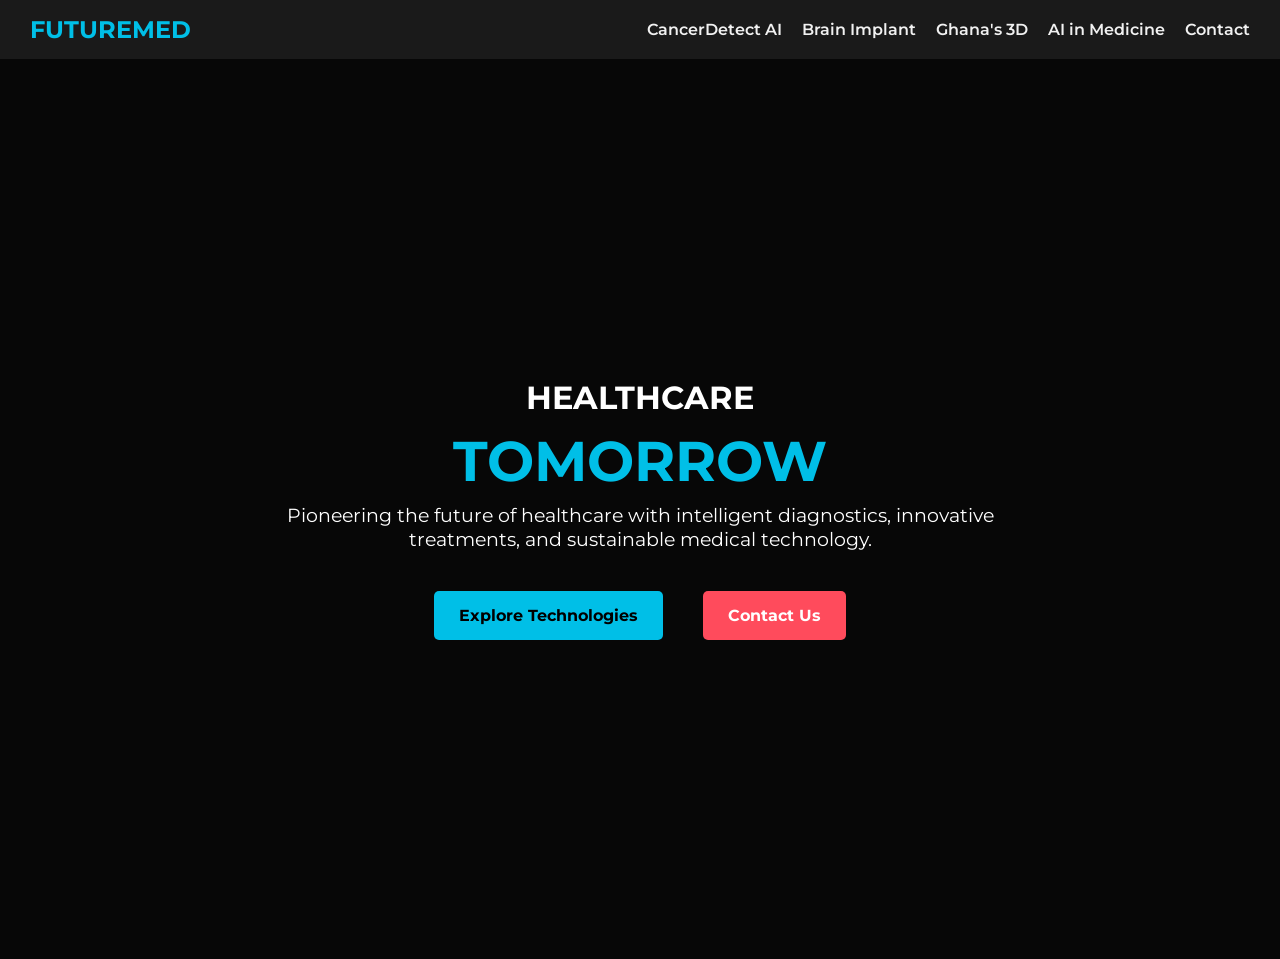
<file: index.html>
<!DOCTYPE html>
<html lang="en">
<head>
  <meta charset="UTF-8">
  <meta name="viewport" content="width=device-width, initial-scale=1.0">
  <title>FutureMed | Advanced Medical Solutions</title>
  <link rel="stylesheet" href="styles.css">
  <link href="https://fonts.googleapis.com/css2?family=Montserrat:wght@400;700&display=swap" rel="stylesheet">
  <style> </style>
</head>
<body>

  <nav>
    <div class="logo">FUTUREMED</div>
    <ul>
      <li><a href="cancerDetector.html">CancerDetect AI</a></li>
      <li><a href="#">Brain Implant</a></li>
      <li><a href="#">Ghana's 3D</a></li>
      <li><a href="#">AI in Medicine</a></li>
      <li><a href="#">Contact</a></li>
    </ul>
  </nav>

  <header>
    <h2>HEALTHCARE</h2>
    <h1>TOMORROW</h1>
    <p>Pioneering the future of healthcare with intelligent diagnostics, innovative treatments, and sustainable medical technology.</p>
    <div class="btn-group">
      <a href="#" class="btn btn-blue">Explore Technologies</a>
      <a href="#" class="btn btn-red">Contact Us</a>
    </div>
  </header>

</body>
</html>
</file>
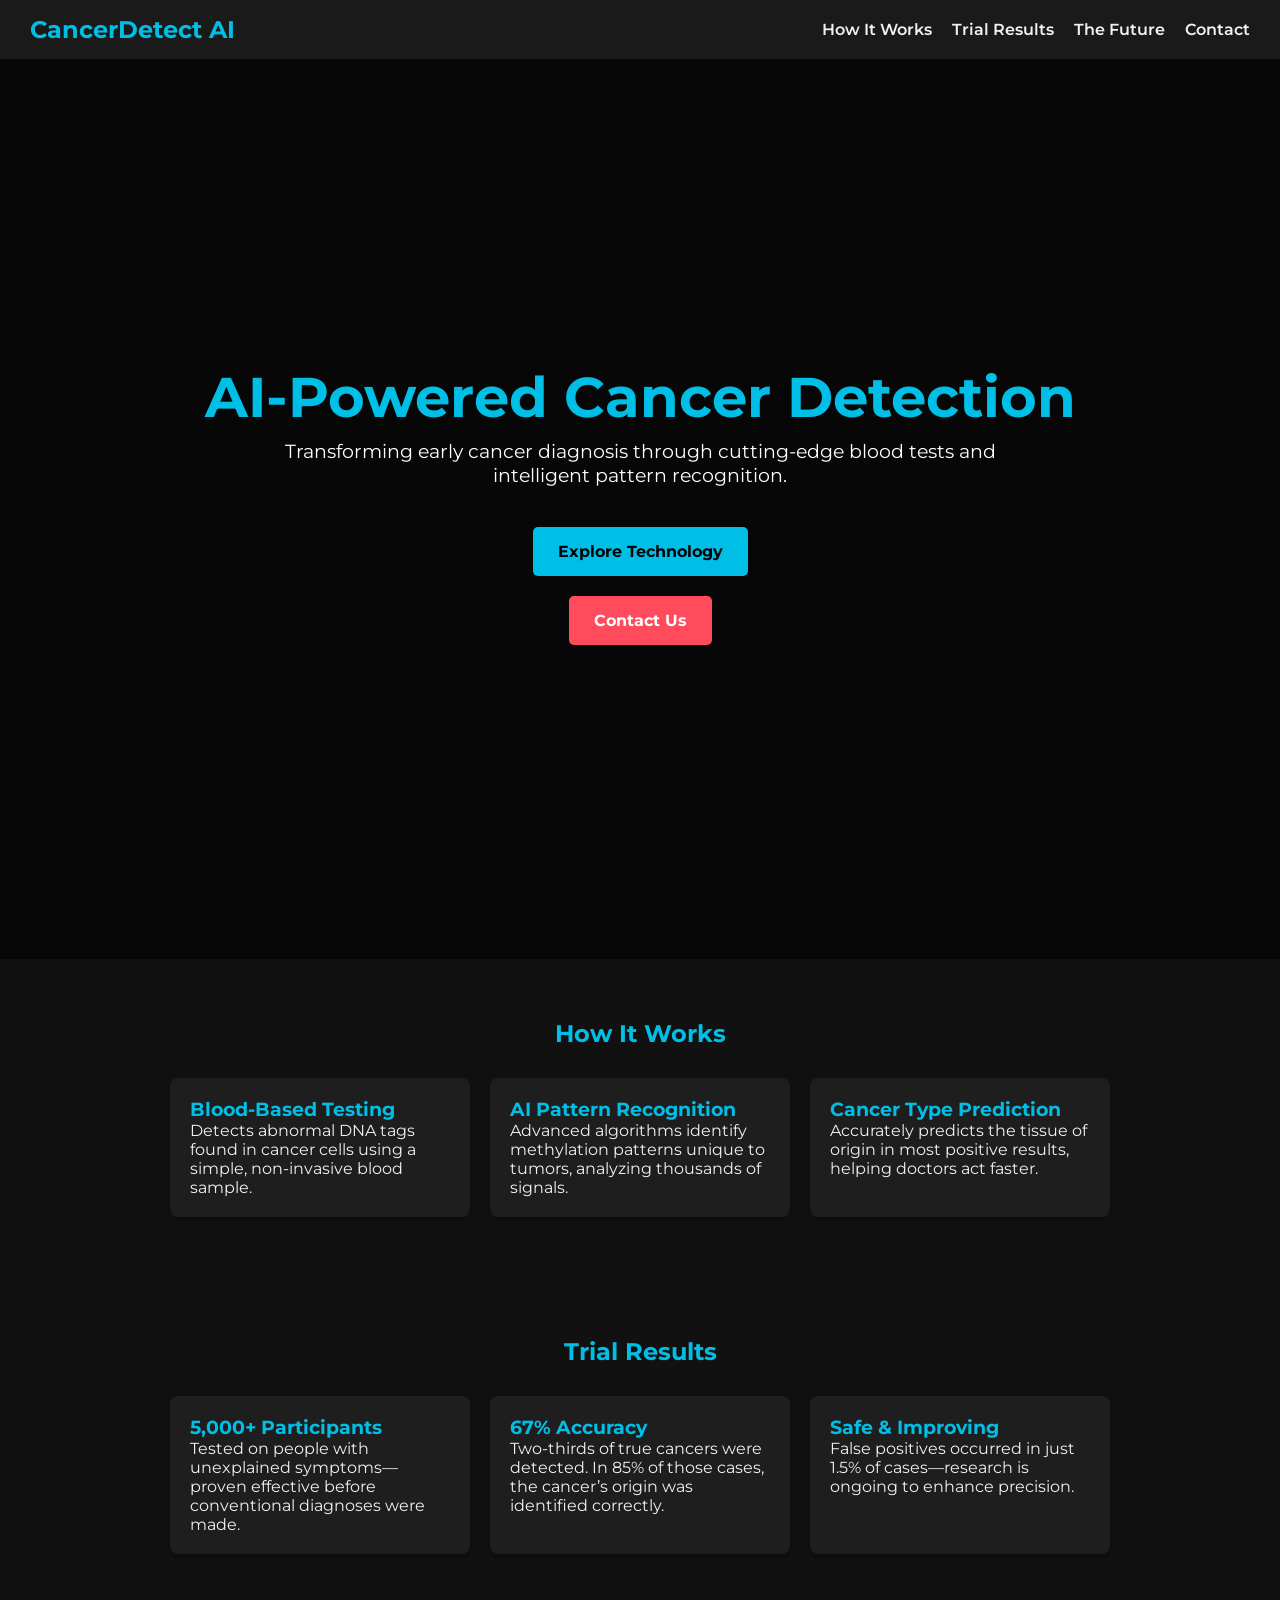
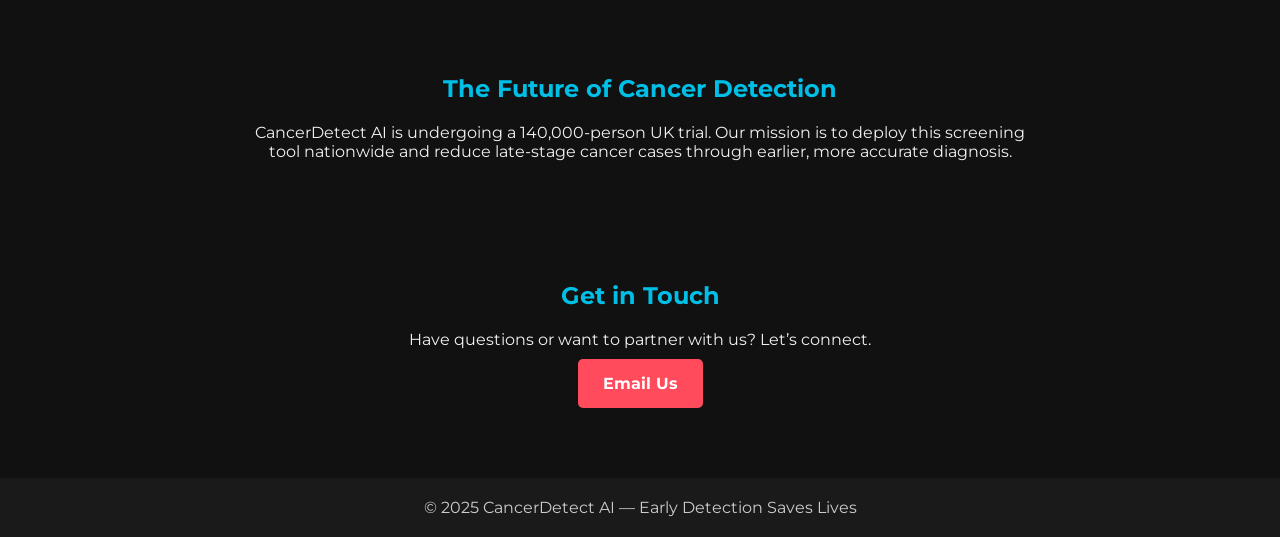
<file: cancerDetector.html>
<!DOCTYPE html>
<html lang="en">
<head>
  <meta charset="UTF-8" />
  <meta name="viewport" content="width=device-width, initial-scale=1.0"/>
  <title>CancerDetect AI</title>
  <link rel="stylesheet" href="styles.css">
  <link href="https://fonts.googleapis.com/css2?family=Montserrat:wght@400;700&display=swap" rel="stylesheet">
  <style></style>
</head>
<body>

  <nav>
    <div class="logo">CancerDetect AI</div>
    <ul>
      <li><a href="#how">How It Works</a></li>
      <li><a href="#results">Trial Results</a></li>
      <li><a href="#future">The Future</a></li>
      <li><a href="#contact">Contact</a></li>
    </ul>
  </nav>

  <header>
    <h1>AI-Powered Cancer Detection</h1>
    <p>Transforming early cancer diagnosis through cutting-edge blood tests and intelligent pattern recognition.</p>
    <a href="#how" class="btn btn-blue">Explore Technology</a>
    <a href="#contact" class="btn btn-red">Contact Us</a>
  </header>

  <section id="how">
    <h2>How It Works</h2>
    <div class="grid">
      <div class="card">
        <h3>Blood-Based Testing</h3>
        <p>Detects abnormal DNA tags found in cancer cells using a simple, non-invasive blood sample.</p>
      </div>
      <div class="card">
        <h3>AI Pattern Recognition</h3>
        <p>Advanced algorithms identify methylation patterns unique to tumors, analyzing thousands of signals.</p>
      </div>
      <div class="card">
        <h3>Cancer Type Prediction</h3>
        <p>Accurately predicts the tissue of origin in most positive results, helping doctors act faster.</p>
      </div>
    </div>
  </section>

  <section id="results">
    <h2>Trial Results</h2>
    <div class="grid">
      <div class="card">
        <h3>5,000+ Participants</h3>
        <p>Tested on people with unexplained symptoms—proven effective before conventional diagnoses were made.</p>
      </div>
      <div class="card">
        <h3>67% Accuracy</h3>
        <p>Two-thirds of true cancers were detected. In 85% of those cases, the cancer’s origin was identified correctly.</p>
      </div>
      <div class="card">
        <h3>Safe & Improving</h3>
        <p>False positives occurred in just 1.5% of cases—research is ongoing to enhance precision.</p>
      </div>
    </div>
  </section>

  <section id="future">
    <h2>The Future of Cancer Detection</h2>
    <p style="text-align: center; max-width: 800px; margin: auto;">
      CancerDetect AI is undergoing a 140,000-person UK trial. Our mission is to deploy this screening tool nationwide and reduce late-stage cancer cases through earlier, more accurate diagnosis.
    </p>
  </section>

  <section id="contact">
    <h2>Get in Touch</h2>
    <p style="text-align: center;">Have questions or want to partner with us? Let’s connect.</p>
    <p style="text-align: center;"><a href="mailto:info@cancerdetect.ai" class="btn btn-red">Email Us</a></p>
  </section>

  <footer>
    &copy; 2025 CancerDetect AI — Early Detection Saves Lives
  </footer>

</body>
</html>
</file>
<file: styles.css>
* {
    margin: 0;
    padding: 0;
    box-sizing: border-box;
  }

  body {
    font-family: 'Montserrat', sans-serif;
    color: #fff;
    background-color: #111;
  }

  header {
    background: linear-gradient(rgba(0, 0, 0, 0.6), rgba(0, 0, 0, 0.6)), 
                url('https://images.unsplash.com/photo-1588776814546-d6180c94f293?ixlib=rb-4.0.3&auto=format&fit=crop&w=1920&q=80') no-repeat center center/cover;
    height: 100vh;
    display: flex;
    flex-direction: column;
    justify-content: center;
    align-items: center;
    text-align: center;
    padding: 20px;
  }

  header h1 {
    font-size: 4rem;
    color: #00c8ff;
  }

  header h2 {
    font-size: 2rem;
    margin: 10px 0;
    color: #fff;
  }

  header p {
    font-size: 1.2rem;
    margin-bottom: 30px;
    max-width: 700px;
  }

  .btn-group {
    display: flex;
    gap: 20px;
  }

  .btn {
    padding: 15px 25px;
    font-size: 1rem;
    font-weight: bold;
    text-decoration: none;
    border-radius: 5px;
    transition: background 0.3s ease;
  }

  .btn-blue {
    background-color: #00c8ff;
    color: #000;
  }

  .btn-blue:hover {
    background-color: #00a6d6;
  }

  .btn-red {
    background-color: #ff4d4d;
    color: #fff;
  }

  .btn-red:hover {
    background-color: #e03e3e;
  }

  nav {
    background-color: #fff;
    color: #111;
    display: flex;
    justify-content: space-between;
    align-items: center;
    padding: 10px 30px;
    position: sticky;
    top: 0;
    z-index: 1000;
  }

  nav .logo {
    font-size: 1.5rem;
    font-weight: bold;
    color: #111;
  }

  nav ul {
    list-style: none;
    display: flex;
    gap: 20px;
  }

  nav ul li a {
    text-decoration: none;
    color: #111;
    font-weight: 600;
    transition: color 0.3s;
  }

  nav ul li a:hover {
    color: #00c8ff;
  }

  body {
    margin: 0;
    font-family: 'Montserrat', sans-serif;
    background-color: #111;
    color: #f1f1f1;
  }

  header {
    background: linear-gradient(rgba(0,0,0,0.6), rgba(0,0,0,0.6)),
                url('https://images.unsplash.com/photo-1588776814546-d6180c94f293?ixlib=rb-4.0.3&auto=format&fit=crop&w=1920&q=80') no-repeat center/cover;
    height: 100vh;
    color: #fff;
    text-align: center;
    display: flex;
    flex-direction: column;
    justify-content: center;
    padding: 20px;
  }

  header h1 {
    font-size: 3.5rem;
    margin-bottom: 0.5rem;
    color: #00bfe7;
  }

  header p {
    font-size: 1.2rem;
    max-width: 800px;
    margin: 0 auto 30px;
  }

  .btn {
    display: inline-block;
    margin: 10px;
    padding: 15px 25px;
    font-weight: bold;
    text-decoration: none;
    border-radius: 5px;
    transition: background 0.3s;
  }

  .btn-blue {
    background-color: #00bfe7;
    color: #000;
  }

  .btn-blue:hover {
    background-color: #00a6cc;
  }

  .btn-red {
    background-color: #ff4b5c;
    color: #fff;
  }

  .btn-red:hover {
    background-color: #e6394d;
  }

  nav {
    background-color: #1a1a1a;
    padding: 15px 30px;
    display: flex;
    justify-content: space-between;
    align-items: center;
    position: sticky;
    top: 0;
    z-index: 1000;
  }

  nav .logo {
    font-size: 1.5rem;
    font-weight: bold;
    color: #00bfe7;
  }

  nav ul {
    list-style: none;
    display: flex;
    gap: 20px;
  }

  nav ul li a {
    text-decoration: none;
    color: #f1f1f1;
    font-weight: 600;
  }

  section {
    padding: 60px 30px;
    max-width: 1000px;
    margin: auto;
  }

  h2 {
    text-align: center;
    color: #00bfe7;
    margin-bottom: 20px;
  }

  .grid {
    display: grid;
    grid-template-columns: repeat(auto-fit, minmax(280px, 1fr));
    gap: 20px;
    margin-top: 30px;
  }

  .card {
    background-color: #1e1e1e;
    border-radius: 8px;
    box-shadow: 0 2px 10px rgba(0,0,0,0.3);
    padding: 20px;
  }

  .card h3 {
    color: #00bfe7;
  }

  footer {
    text-align: center;
    padding: 20px;
    background: #1a1a1a;
    color: #ccc;
  }
</file>
